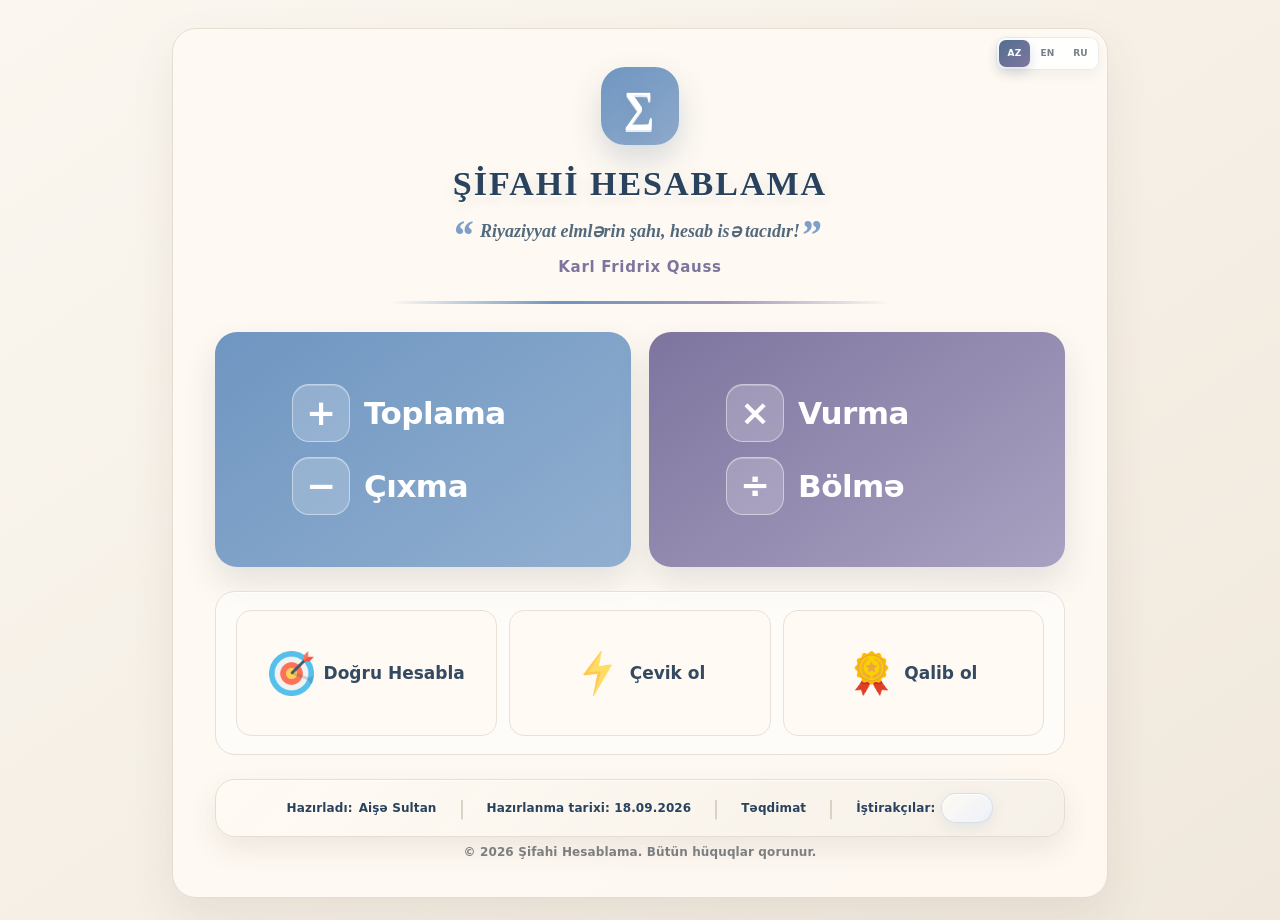
<file: index.html>
<!DOCTYPE html>
<html lang="az">
<head>
<meta charset="UTF-8">
<meta name="viewport" content="width=device-width, initial-scale=1.0, viewport-fit=cover">
<meta name="theme-color" content="#f5efe6">
<title data-i18n="siteTitle">ŞİFAHİ HESABLAMA</title>
<link rel="stylesheet" href="CSS/style.css">
<style>
/* Requested: remove decorative background circles/math symbols on the index page. */
.game-main-intro:before,
.game-main-intro:after,
.intro-page:before,
.intro-page:after{display:none !important;content:none !important;}
/* Requested: compact language selector in the upper-right corner. */
.game-main-intro .language-switch{
  position:absolute !important;
  top:8px !important;
  right:8px !important;
  left:auto !important;
  bottom:auto !important;
  display:flex !important;
  align-items:center;
  justify-content:center;
  width:max-content;
  gap:2px;
  padding:2px;
  border-radius:9px;
  background:rgba(255,255,255,.92);
  border:1px solid rgba(41,66,93,.10);
  box-shadow:0 5px 12px rgba(55,70,75,.06);
  transform:none !important;
  z-index:20 !important;
}
.game-main-intro .language-switch button{
  min-width:31px;
  width:31px;
  min-height:27px;
  height:27px;
  padding:0 4px;
  border-radius:7px;
  font-size:9px;
  line-height:1;
  letter-spacing:.25px;
}
</style>
</head>
<body>
<main class="app game-menu-page">
  <section class="screen active">
    <div class="intro game-main-intro">
      <div class="language-switch" aria-label="Language selector">
        <button type="button" data-lang="az" aria-label="Azərbaycan dili">AZ</button>
        <button type="button" data-lang="en" aria-label="English">EN</button>
        <button type="button" data-lang="ru" aria-label="Русский">RU</button>
      </div>
      <div class="game-intro-heading"><div class="intro-mark" aria-hidden="true">∑</div><span data-i18n="siteTitle">ŞİFAHİ HESABLAMA</span></div>
      <div class="game-intro-sub"><div class="quote-mark">“</div><span class="quote-text" data-i18n="quote">Riyaziyyat elmlərin şahı, hesab isə tacıdır!</span><div class="quote-mark">”</div><span class="quote-author" data-i18n="quoteAuthor">Karl Fridrix Qauss</span></div>
      <div class="section-line"></div>

      <div class="operation-grid">
        <button type="button" class="operation add" data-mode="addsub" data-i18n-aria-label="addsub" aria-label="Toplama və Çıxma">
          <div class="operation-lines">
            <div class="operation-line"><span class="icon">+</span><span class="operation-word" data-i18n="add">Toplama</span></div>
            <div class="operation-line"><span class="icon">−</span><span class="operation-word" data-i18n="sub">Çıxma</span></div>
          </div>
        </button>

        <button type="button" class="operation mul" data-mode="muldiv" data-i18n-aria-label="muldiv" aria-label="Vurma və Bölmə">
          <div class="operation-lines">
            <div class="operation-line"><span class="icon">×</span><span class="operation-word" data-i18n="mul">Vurma</span></div>
            <div class="operation-line"><span class="icon">÷</span><span class="operation-word" data-i18n="div">Bölmə</span></div>
          </div>
        </button>
      </div>

      <div class="practice-panel" aria-label="Məşqin quruluşu">
        <div class="practice-items">
          <div class="practice-item"><div class="practice-detail"><img class="practice-icon-image" src="images/target.png" alt=""><b data-i18n="correctMotto">Doğru Hesabla</b></div></div>
          <div class="practice-item"><div class="practice-detail"><img class="practice-icon-image" src="images/lightningt.png" alt=""><b data-i18n="fastMotto">Çevik ol</b></div></div>
          <div class="practice-item"><div class="practice-detail"><img class="practice-icon-image" src="images/badge.png" alt=""><b data-i18n="winMotto">Qalib ol</b></div></div>
        </div>
      </div>

      <div class="menu-author footer-info-bar"><div class="footer-info-item"><strong><span data-i18n="preparedBy">Hazırladı:</span></strong> <a href="https://aishasultan0802-jpg.github.io/aisha-sultan-site/" target="_blank" rel="noopener noreferrer"><strong>Aişə Sultan</strong></a></div><span class="footer-divider" aria-hidden="true">|</span><div class="footer-info-item"><strong><span data-i18n="preparedDate">Hazırlanma tarixi: 18.09.2026</span></strong></div><span class="footer-divider" aria-hidden="true">|</span><div class="footer-info-item"><a href="teqdimat.html"><strong data-i18n="presentation">Təqdimat</strong></a></div><span class="footer-divider" aria-hidden="true">|</span><div class="footer-info-item"><strong><span data-i18n="participants">İştirakçılar:</span></strong> <strong id="participantCount" class="participant-counter"></strong></div></div>
      <div class="copyright">© <span id="copyrightYear"></span> <span data-i18n="copyright">Şifahi Hesablama. Bütün hüquqlar qorunur.</span></div>
    </div>
  </section>
</main>
<script src="JS/lang.js?v=20260912b" defer></script>
<script src="JS/menu.js?v=20260912b" defer></script>
 <script src="JS/counter.js?v=2" defer></script>
<script>document.getElementById("copyrightYear").textContent = new Date().getFullYear();</script>
<script src="JS/protection.js" defer></script>
</body>
</html>
</file>
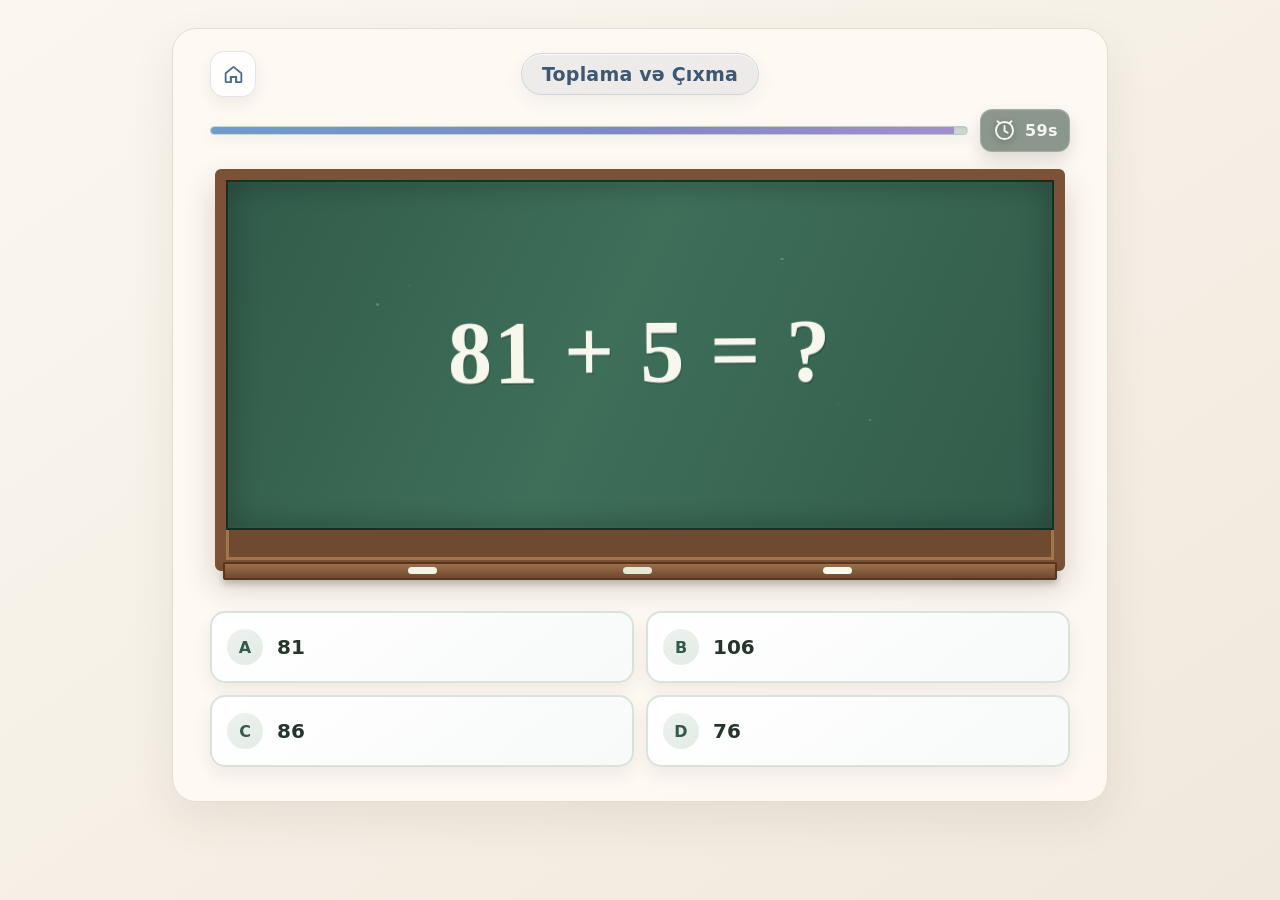
<file: gameplay.html>
<!DOCTYPE html>
<html lang="az">
<head>
<meta charset="UTF-8">
<meta name="viewport" content="width=device-width, initial-scale=1.0, viewport-fit=cover">
<meta name="theme-color" content="#f5efe6">
<title data-i18n="siteTitle">ŞİFAHİ HESABLAMA</title>
<link rel="stylesheet" href="CSS/style.css">
</head>
<body>
<main class="app gameplay-page">
  <section class="screen active">
    <div class="intro game-main-intro gameplay-intro">
    <div class="game-topbar">
      <button type="button" class="home-button" id="quit" data-i18n-aria-label="menuAria" aria-label="Əsas səhifə">
        <svg viewBox="0 0 24 24" aria-hidden="true"><path d="M3.8 10.7 12 4l8.2 6.7v8.5a.8.8 0 0 1-.8.8h-4.6v-5.6H9.2V20H4.6a.8.8 0 0 1-.8-.8z"/><path d="M9.2 20v-5.6h5.6V20"/></svg>
      </button>
      <strong class="mode-title" id="modeName">Toplama və Çıxma</strong>
      <div class="topbar-right" aria-hidden="true"></div>
    </div>

    <div class="progress-row">
      <div class="progress"><div id="progress"></div></div>
      <div class="board-time progress-time hidden" id="boardTime" aria-live="polite">
        <svg class="alarm-icon" viewBox="0 0 24 24" aria-hidden="true"><circle cx="12" cy="12" r="8.2"/><path d="M12 7.6v4.8l3 1.8"/><path d="M7 4.6 5.2 3.2M17 4.6l1.8-1.4"/></svg>
        <b><span id="time">60</span>s</b>
      </div>
      <div class="question-count" id="counter" aria-hidden="true">0</div>
    </div>

    <div class="chalkboard-wrap">
      <div class="board-frame">
        <div class="chalkboard">
          <div class="question" id="question"></div>
          <div id="feedback" class="feedback" aria-live="polite"></div>
          <div class="chalk-dust dust-1"></div>
          <div class="chalk-dust dust-2"></div>
          <div class="chalk-dust dust-3"></div>
        </div>
        <div class="chalk-tray"><span></span><span></span><span></span></div>
      </div>
    </div>

    <div class="options waiting" id="options" aria-label="Cavab variantları">
      <button type="button" class="option" data-index="0"><span>A</span><strong></strong></button>
      <button type="button" class="option" data-index="1"><span>B</span><strong></strong></button>
      <button type="button" class="option" data-index="2"><span>C</span><strong></strong></button>
      <button type="button" class="option" data-index="3"><span>D</span><strong></strong></button>
    </div>
    </div>
  </section>
</main>
<script src="JS/lang.js" defer></script>
<script src="JS/gameplay.js" defer></script>
<script src="JS/protection.js" defer></script>
</body>
</html>
</file>
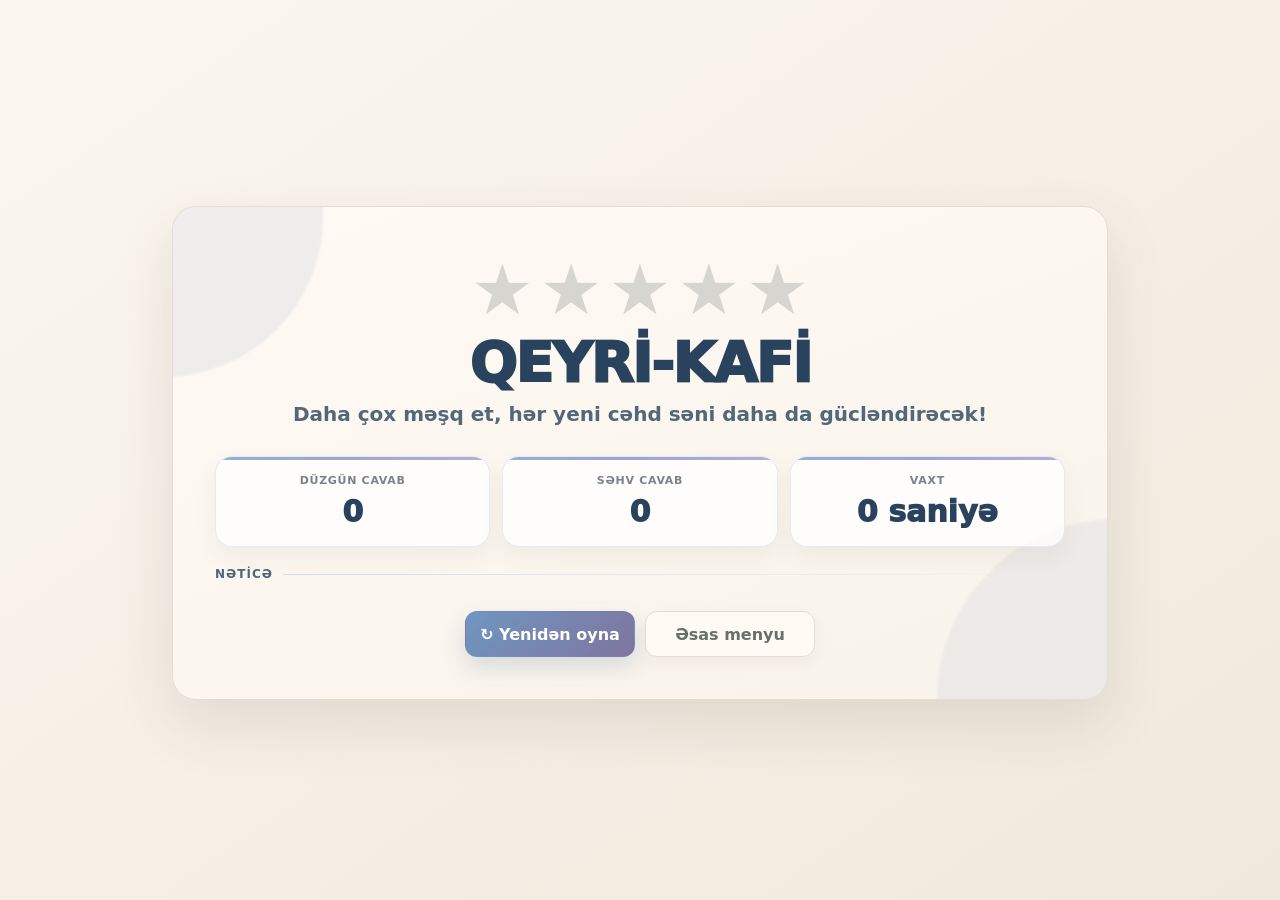
<file: result.html>
<!DOCTYPE html>
<html lang="az">
<head>
<meta charset="UTF-8">
<meta name="viewport" content="width=device-width, initial-scale=1.0, viewport-fit=cover">
<meta name="theme-color" content="#f5efe6">
<title data-i18n="result">Nəticə</title>
<link rel="stylesheet" href="CSS/style.css">
</head>
<body>
<main class="app result-page">
  <div class="intro game-main-intro result-intro">
    <div class="result-header">
      <div class="result-heading-wrap">
        <div class="result-stars" id="resultStars" aria-label="Nəticə ulduzları"></div>
        <h1 id="resultTitle">Nəticə</h1>
        <p id="resultMessage">Nəticən hazırdır.</p>
    <div id="certificateActionWrap" class="certificate-action-wrap" hidden>
      <button type="button" id="certificateBtn" class="certificate-btn">SERTİFİKAT ƏLDƏ EDİN</button>
    </div>

      </div>

    </div>

    <div class="score-panel">
      <div><span data-i18n="correctAnswers">Düzgün cavab</span><b id="correct">0</b></div>
      <div><span data-i18n="wrongAnswers">Səhv cavab</span><b id="wrong">0</b></div>
      <div><span data-i18n="time">Vaxt</span><b id="elapsedTime">0 saniyə</b></div>
    </div>

    <div class="report-heading"><span data-i18n="result">Nəticə</span><span class="report-line"></span></div>
    <div id="answerReport" class="answer-report"></div>

    <div id="certificateModal" class="certificate-modal" aria-hidden="true" hidden>
      <div class="certificate-form-card" role="dialog" aria-modal="true" aria-labelledby="certificateFormTitle">
        <button type="button" id="certificateClose" class="certificate-close" aria-label="Bağla">×</button>
        <h2 id="certificateFormTitle">Sertifikat üçün məlumatlar</h2>
        <p>Ad və soyadınızı yazın.</p>
        <input type="text" id="certificateName" autocomplete="name" placeholder="AD, SOYAD" maxlength="80">
        <button type="button" id="certificateCreate" class="certificate-create">SERTİFİKATI GÖSTƏR</button>
        <div id="certificateError" class="certificate-error" aria-live="polite"></div>
      </div>
    </div>

    <div id="certificateView" class="certificate-view" hidden>
      <div class="certificate-paper">
        <div class="certificate-border">
          <img class="certificate-medal" src="./images/medal.png" alt="Medal">
          <img class="certificate-math" src="./images/math.png" alt="Riyaziyyat">
          <div class="certificate-kicker">ŞİFAHİ HESABLAMA</div>
          <h2>SERTİFİKAT</h2>
          <div class="certificate-line"></div>
          <div id="certificateParticipant" class="certificate-participant"></div>
          <p id="certificateText" class="certificate-text"></p>
          <div class="certificate-stats">
            <div><span>Düzgün verilən cavablar</span><b id="certificateQuestions">0</b></div>
            <div><span>Ulduzlar</span><b id="certificateStars">★</b></div>
          </div>
          <div class="certificate-footer">
            <div class="certificate-motto">
              <div class="certificate-motto-quote">
                <img src="./images/sum.png" alt="Riyaziyyat">
                <span>“Riyaziyyat elmlərin şahı, hesab isə tacıdır!”</span>
              </div>
              <b>Karl Fridrix Qauss</b>
            </div>
          </div>
        </div>
      </div>
      <div class="certificate-view-actions">
        <button type="button" id="certificateBack" class="certificate-btn secondary">NƏTİCƏYƏ QAYIT</button>
        <button type="button" id="certificatePrint" class="certificate-btn">ÇAP ET</button>
      </div>
    </div>

    <div class="result-actions">
      <button type="button" class="back result-action primary" id="again" data-i18n="retry">↻ Yenidən oyna</button>
      <button type="button" class="back result-action" id="homeBtn" data-i18n="homeMenu">Əsas menyu</button>
    </div>
  </div>
</main>
<script src="JS/lang.js" defer></script>
<script src="JS/result.js" defer></script>
<script src="JS/protection.js" defer></script>
</body>
</html>
</file>
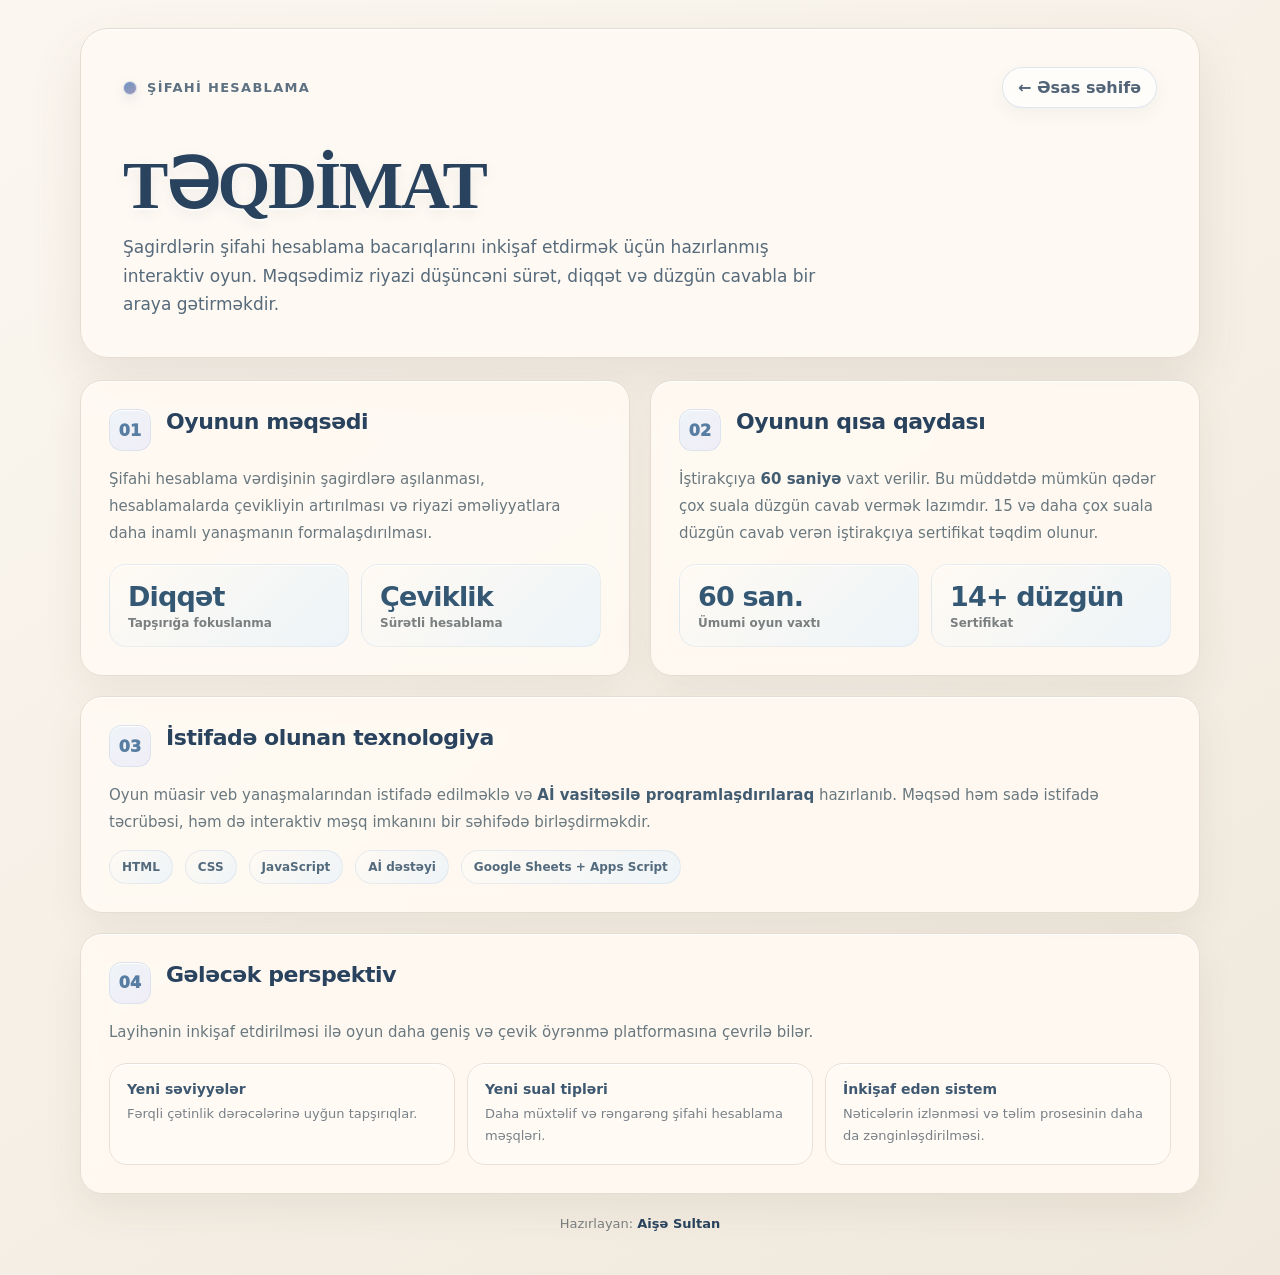
<file: teqdimat.html>
<!DOCTYPE html>
<html lang="az">
<head>
<meta charset="UTF-8">
<meta name="viewport" content="width=device-width, initial-scale=1.0, viewport-fit=cover">
<meta name="theme-color" content="#11182b">
<title>Şifahi Hesablama — Təqdimat</title>
<style>
:root{
  --ink:#29425d;--muted:#7b7f80;--line:#e4ddd2;--cream:#f5efe6;--white:#fffaf3;
  --blue:#6f96c1;--blue2:#91afd0;--lav:#9e97ba;--lav2:#7e759f;
}
*{box-sizing:border-box}
html{scroll-behavior:smooth}
body{margin:0;min-height:100vh;font-family:Inter,system-ui,-apple-system,"Segoe UI",Arial,sans-serif;color:var(--ink);background:linear-gradient(145deg,#fbf7f0,#f0e8dc);}
.page{width:min(1120px,calc(100% - 32px));margin:0 auto;padding:28px 0 44px;position:relative;z-index:1}
.hero{position:relative;overflow:hidden;border-radius:28px;padding:38px 42px;min-height:330px;color:var(--ink);background:rgba(255,250,243,.92);border:1px solid #e5ddd1;box-shadow:0 22px 52px rgba(88,72,52,.11),inset 0 1px 0 rgba(255,255,255,.95)}
.hero-top{display:flex;justify-content:space-between;align-items:center;gap:18px;position:relative;z-index:1}
.brand{display:inline-flex;align-items:center;gap:10px;font-weight:900;letter-spacing:.10em;font-size:13px;text-transform:uppercase;color:#5d7182}
.brand-badge{width:14px;height:14px;border-radius:50%;display:block;background:linear-gradient(145deg,var(--blue),var(--lav));border:1px solid rgba(255,255,255,.65);box-shadow:0 5px 12px rgba(78,108,142,.13)}
.back{display:inline-flex;align-items:center;gap:8px;padding:10px 15px;color:#526477;text-decoration:none;border:1px solid rgba(111,150,193,.22);background:rgba(255,255,255,.62);border-radius:999px;font-weight:800;box-shadow:0 6px 16px rgba(82,111,145,.07);backdrop-filter:blur(7px)}
.back:hover{background:#fffaf3;transform:translateY(-1px)}
.hero-content{position:relative;z-index:1;max-width:800px;margin-top:44px}
.eyebrow{display:inline-flex;align-items:center;gap:8px;font-size:12px;font-weight:900;letter-spacing:.18em;text-transform:uppercase;color:#7895b5}
.eyebrow-dot{width:8px;height:8px;border-radius:50%;background:var(--lav);box-shadow:0 0 0 6px rgba(158,151,186,.13)}
h1{font-family:Georgia,"Times New Roman",serif;font-size:clamp(36px,6vw,68px);line-height:.98;letter-spacing:-.035em;margin:16px 0 14px;color:var(--ink);text-shadow:0 2px 0 rgba(255,255,255,.75),0 5px 14px rgba(41,66,93,.08)}
.hero p{margin:0;max-width:710px;font-size:17px;line-height:1.7;color:#566a7b}
.section-line{width:min(500px,70%);height:3px;margin:22px auto 28px;border-radius:99px;background:linear-gradient(90deg,transparent,var(--blue),var(--lav),transparent)}
.grid{display:grid;grid-template-columns:repeat(2,minmax(0,1fr));gap:20px;margin-top:22px}
.card{position:relative;overflow:hidden;border:1px solid #e5ddd1;border-radius:22px;background:rgba(255,250,243,.88);backdrop-filter:blur(10px);box-shadow:0 16px 38px rgba(88,72,52,.08),inset 0 1px 0 rgba(255,255,255,.90);padding:28px}
.card.full{grid-column:1/-1}
.card-head{display:flex;align-items:flex-start;gap:15px;margin-bottom:15px}
.num{flex:0 0 42px;height:42px;border-radius:13px;display:grid;place-items:center;font-weight:950;background:linear-gradient(135deg,#eef4f8,#f0edf6);color:#587da2;border:1px solid rgba(111,150,193,.16);box-shadow:inset 0 1px 0 #fff}
.card h2{margin:0;font-size:22px;letter-spacing:-.02em;color:var(--ink)}
.card p,.card li{color:#69787f;font-size:15px;line-height:1.78}
.card p{margin:0}.card strong{color:#425c71}
.card ul{margin:4px 0 0;padding-left:21px}
.highlight{margin-top:18px;display:grid;grid-template-columns:repeat(2,minmax(0,1fr));gap:12px}
.stat{padding:16px 18px;border-radius:17px;background:linear-gradient(135deg,#fffaf3,#edf4f8);border:1px solid rgba(111,150,193,.12);box-shadow:inset 0 1px 0 #fff}
.stat strong{display:block;font-size:27px;letter-spacing:-.03em;color:#345773}.stat span{display:block;margin-top:4px;color:#7b7f80;font-size:12px;font-weight:750}
.tech{display:flex;gap:12px;flex-wrap:wrap;margin-top:14px}.tech span{padding:9px 12px;border-radius:999px;font-size:12px;font-weight:850;color:#536a7d;background:linear-gradient(135deg,#fffaf3,#eef4f8);border:1px solid rgba(111,150,193,.14)}
.future{display:grid;grid-template-columns:repeat(3,minmax(0,1fr));gap:12px;margin-top:18px}.future-item{padding:17px;border-radius:18px;background:#fffaf4;border:1px solid #e8e0d5;box-shadow:inset 0 1px 0 #fff}.future-item strong{display:block;font-size:14px;margin-bottom:6px;color:#3d5870}.future-item span{font-size:13px;line-height:1.6;color:#788188}
.quote{margin-top:20px;padding:20px 22px;border-radius:20px;background:linear-gradient(135deg,var(--blue),var(--lav2));color:#fff;box-shadow:0 14px 28px rgba(82,111,145,.16)}
.quote strong{display:block;font-size:15px;margin-bottom:5px;color:#fff}.quote span{color:rgba(255,255,255,.82);font-size:13px;line-height:1.6}
.footer{margin-top:22px;text-align:center;color:#7b7f80;font-size:13px}.footer a{color:var(--ink);font-weight:850;text-decoration:none}.footer a:hover{text-decoration:underline}
@media(max-width:820px){.grid{grid-template-columns:1fr}.card.full{grid-column:auto}.future{grid-template-columns:1fr}.hero{padding:30px 24px;min-height:auto}.hero-content{margin-top:38px}}
@media(max-width:540px){.page{width:min(100% - 20px,1120px);padding-top:12px}.hero{border-radius:22px}.hero-top{align-items:flex-start}.back{font-size:12px;padding:9px 12px}.hero p{font-size:15px}.card{padding:22px;border-radius:19px}.highlight{grid-template-columns:1fr}h1{font-size:43px}}
</style>
</head>
<body>
<div class="page">
  <section class="hero">
    <div class="hero-top">
      <div class="brand"><span class="brand-badge" aria-hidden="true"></span><span>Şifahi hesablama</span></div>
      <a class="back" href="index.html">← Əsas səhifə</a>
    </div>
    <div class="hero-content">
     
      <h1>TƏQDİMAT</h1>
      <p>Şagirdlərin şifahi hesablama bacarıqlarını inkişaf etdirmək üçün hazırlanmış interaktiv oyun. Məqsədimiz riyazi düşüncəni sürət, diqqət və düzgün cavabla bir araya gətirməkdir.</p>
    </div>
  </section>

  <section class="grid">
    <article class="card">
      <div class="card-head"><div class="num">01</div><div><h2>Oyunun məqsədi</h2></div></div>
      <p>Şifahi hesablama vərdişinin şagirdlərə aşılanması, hesablamalarda çevikliyin artırılması və riyazi əməliyyatlara daha inamlı yanaşmanın formalaşdırılması.</p>
      <div class="highlight">
        <div class="stat"><strong>Diqqət</strong><span>Tapşırığa fokuslanma</span></div>
        <div class="stat"><strong>Çeviklik</strong><span>Sürətli hesablama</span></div>
      </div>
    </article>

    <article class="card">
      <div class="card-head"><div class="num">02</div><div><h2>Oyunun qısa qaydası</h2></div></div>
      <p>İştirakçıya <strong>60 saniyə</strong> vaxt verilir. Bu müddətdə mümkün qədər çox suala düzgün cavab vermək lazımdır. 15 və daha çox suala düzgün cavab verən iştirakçıya sertifikat təqdim olunur.</p>
      <div class="highlight">
        <div class="stat"><strong>60 san.</strong><span>Ümumi oyun vaxtı</span></div>
        <div class="stat"><strong>14+ düzgün</strong><span>Sertifikat</span></div>
      </div>
    </article>

    <article class="card full">
      <div class="card-head"><div class="num">03</div><div><h2>İstifadə olunan texnologiya</h2></div></div>
      <p>Oyun müasir veb yanaşmalarından istifadə edilməklə və <strong>Aİ vasitəsilə proqramlaşdırılaraq</strong> hazırlanıb. Məqsəd həm sadə istifadə təcrübəsi, həm də interaktiv məşq imkanını bir səhifədə birləşdirməkdir.</p>
      <div class="tech"><span>HTML</span><span>CSS</span><span>JavaScript</span><span>Aİ dəstəyi</span><span>Google Sheets + Apps Script</span></div>
    </article>

    <article class="card full">
      <div class="card-head"><div class="num">04</div><div><h2>Gələcək perspektiv</h2></div></div>
      <p>Layihənin inkişaf etdirilməsi ilə oyun daha geniş və çevik öyrənmə platformasına çevrilə bilər.</p>
      <div class="future">
        <div class="future-item"><strong>Yeni səviyyələr</strong><span>Fərqli çətinlik dərəcələrinə uyğun tapşırıqlar.</span></div>
        <div class="future-item"><strong>Yeni sual tipləri</strong><span>Daha müxtəlif və rəngarəng şifahi hesablama məşqləri.</span></div>
        <div class="future-item"><strong>İnkişaf edən sistem</strong><span>Nəticələrin izlənməsi və təlim prosesinin daha da zənginləşdirilməsi.</span></div>
      </div>
    </article>
  </section>

  <div class="footer">Hazırlayan: <a href="https://aishasultan0802-jpg.github.io/aisha-sultan-site/" target="_blank" rel="noopener noreferrer">Aişə Sultan</a></div>
</div>
<script src="JS/protection.js" defer></script>
</body>
</html>
</file>
<file: CSS/style.css>
*{box-sizing:border-box}
:root{--ink:#29425d;--muted:#7b7f80;--line:#e4ddd2;--cream:#f5efe6;--white:#fffaf3;--blue:#6f96c1;--lav:#9e97ba;--board:#315b4a;--board2:#3e6f59;--green:#2e7b55;--red:#c84b50}
html,body{min-height:100%;margin:0}
body{font-family:Inter,system-ui,-apple-system,"Segoe UI",Arial,sans-serif;color:var(--ink);background:linear-gradient(145deg,#fbf7f0,#f0e8dc)}
button{font:inherit}
.app{width:min(100%,980px);min-height:100dvh;margin:auto;padding:28px 22px 22px;display:flex;flex-direction:column}
.screen{width:100%}
.intro{background:rgba(255,250,243,.92);border:1px solid #e5ddd1;border-radius:24px;box-shadow:0 18px 45px rgba(88,72,52,.09)}
/* INTRO */
.intro-page{min-height:100dvh;display:flex;align-items:center;justify-content:center;padding:22px;position:relative;overflow:hidden}
.intro-page:before,.intro-page:after{content:"";position:absolute;border-radius:50%;pointer-events:none}
.intro-page:before{width:360px;height:360px;left:-180px;top:-150px;background:rgba(111,150,193,.12)}
.intro-page:after{width:390px;height:390px;right:-200px;bottom:-190px;background:rgba(158,151,186,.13)}
.intro-shell{width:min(100%,880px);position:relative;z-index:1;text-align:center;padding:58px clamp(22px,6vw,70px);border:1px solid rgba(255,255,255,.9);border-radius:32px;background:rgba(255,250,243,.78);backdrop-filter:blur(12px);box-shadow:0 25px 70px rgba(76,65,51,.12),inset 0 1px 0 #fff}
.intro-mark{width:78px;height:78px;margin:0 auto 20px;border-radius:24px;display:grid;place-items:center;font-size:43px;font-weight:900;color:#fff;background:linear-gradient(145deg,var(--blue),#8ea9ca);box-shadow:0 14px 30px rgba(78,108,142,.22)}
.intro-kicker{margin:0 0 8px;color:#7895b5;font-size:11px;font-weight:900;letter-spacing:3px;text-transform:uppercase}
h1{margin:0;color:var(--ink);font-size:clamp(38px,8vw,72px);line-height:1;letter-spacing:-2.5px;font-weight:950}
.intro-line{width:min(180px,45%);height:4px;border-radius:99px;margin:22px auto 24px;background:linear-gradient(90deg,var(--blue),var(--lav))}
.intro-quote{margin:0 auto;max-width:680px;font-size:clamp(17px,2.5vw,23px);line-height:1.55;font-weight:750;color:#516577;position:relative}
.quote{font:56px Georgia;color:#7e9fc9;line-height:.45;margin:0 auto 13px}
.author{margin-top:10px;font-size:clamp(12px,1.8vw,15px);font-weight:800;color:#8b8d8d}
.start-btn{margin-top:34px;border:0;border-radius:16px;padding:15px 54px;min-width:190px;color:#fff;background:linear-gradient(135deg,var(--blue),#7e759f);font-size:17px;font-weight:950;letter-spacing:1px;cursor:pointer;box-shadow:0 14px 28px rgba(92,105,128,.22);transition:.2s}
.start-btn:hover{transform:translateY(-4px);box-shadow:0 19px 34px rgba(92,105,128,.28)}
.author-credit,.menu-author{margin-top:22px;color:#8b8d8d;font-size:12px;font-weight:700}.author-credit a,.menu-author a{color:var(--ink);text-decoration:none}.author-credit a:hover,.menu-author a:hover{text-decoration:underline}
/* GAME MENU */
.game-menu-page{justify-content:center}
.game-main-intro{padding:38px clamp(18px,4vw,42px);text-align:center}
.game-intro-heading{color:var(--ink);font-family:Georgia,"Times New Roman",serif;font-size:clamp(24px,4vw,34px);font-weight:900;letter-spacing:2px;text-transform:uppercase;text-shadow:0 2px 0 rgba(255,255,255,.8),0 5px 14px rgba(41,66,93,.10)}
.game-intro-sub{margin:14px auto 0;max-width:720px;color:var(--muted);font-family:Georgia,"Times New Roman",serif;font-size:clamp(15px,2vw,18px);font-style:italic;font-weight:600;line-height:1.65;position:relative}.quote-mark{display:inline-block;color:#7e9fc9;font-family:Georgia,"Times New Roman",serif;font-size:42px;font-weight:900;line-height:.5;vertical-align:-12px;margin-right:7px}.quote-text{color:#536a7d}.quote-author{display:block;margin-top:8px;color:#7e759f;font-family:Inter,system-ui,-apple-system,"Segoe UI",Arial,sans-serif;font-size:clamp(12px,1.8vw,15px);font-style:normal;font-weight:850;letter-spacing:.7px}
.section-line{width:min(500px,70%);height:3px;margin:22px auto 28px;border-radius:99px;background:linear-gradient(90deg,transparent,var(--blue),var(--lav),transparent)}
.operation-grid{display:grid;grid-template-columns:1fr 1fr;gap:18px}
.operation{min-height:235px;border:0;border-radius:22px;padding:26px;color:#fff;cursor:pointer;box-shadow:0 15px 32px rgba(55,70,75,.13);transition:transform .2s,box-shadow .2s;display:flex;align-items:center;justify-content:center}
.operation.add{background:linear-gradient(145deg,#6f96c1,#91afd0)}.operation.mul{background:linear-gradient(145deg,#7e759f,#a9a1c1)}
.operation:hover{transform:translateY(-6px);box-shadow:0 23px 42px rgba(55,70,75,.19)}.operation:active{transform:scale(.985)}
.operation-lines{width:100%;display:grid;gap:15px}.operation-line{display:flex;align-items:center;justify-content:center;gap:14px}.operation .icon{width:58px;height:58px;flex:0 0 58px;border-radius:17px;display:grid;place-items:center;background:rgba(255,255,255,.2);border:1px solid rgba(255,255,255,.45);font-size:36px;font-weight:900;line-height:1;box-shadow:inset 0 1px 0 rgba(255,255,255,.25)}
.operation-word{width:190px;min-width:190px;text-align:left;color:#fff;font-size:clamp(23px,3vw,31px);font-weight:900;letter-spacing:-.5px;white-space:nowrap}
.practice-panel{margin:24px auto 0;padding:18px 20px;border:1px solid #e8e0d5;border-radius:20px;background:rgba(255,255,255,.58);box-shadow:inset 0 1px 0 #fff}
.practice-items{display:grid;grid-template-columns:repeat(3,1fr);gap:12px;align-items:center;justify-content:center}.practice-item{display:flex;flex-direction:column;align-items:stretch;justify-content:center;gap:8px;min-height:126px;padding:10px;border-radius:15px;background:#fffaf4;border:1px solid #e9e1d6}.practice-detail{display:flex;align-items:center;justify-content:center;gap:10px;min-height:48px}.practice-icon{width:45px;height:45px;border-radius:13px;display:grid;place-items:center;color:#fff;background:linear-gradient(145deg,var(--blue),#8fa8c2);font-size:13px;font-weight:950;flex:none}.practice-icon-image{width:45px;height:45px;object-fit:contain;flex:none}.practice-icon-alt{background:linear-gradient(145deg,#6d9c87,#82b19b)!important}.practice-item:nth-child(2) .practice-icon{background:linear-gradient(145deg,var(--lav),#aaa1c3)}.practice-item:nth-child(2) .practice-icon-alt{background:linear-gradient(145deg,#7f759f,#9f96bb)!important}.practice-item:nth-child(3) .practice-icon{background:linear-gradient(145deg,#7896ae,#91a9bd)}.practice-item:nth-child(3) .practice-icon-alt{background:linear-gradient(145deg,#c0914c,#d8aa63)!important}.practice-item b{font-size:clamp(13px,1.7vw,17px);color:#334a60;text-align:left}.menu-author{margin-top:20px}
/* GAMEPLAY */
.gameplay-page{justify-content:flex-start}.game-topbar{width:min(100%,860px);margin:0 auto 12px;display:grid;grid-template-columns:1fr auto 1fr;align-items:center;gap:12px}.game-topbar .back{justify-self:start}.game-topbar strong{justify-self:center;font-size:clamp(15px,2.5vw,20px);color:var(--ink)}.question-count{justify-self:end;color:#7b7f80;font-size:12px;font-weight:800}
.back{border:1px solid var(--line);background:#fffaf3;color:#66716a;border-radius:12px;padding:10px 14px;font-weight:800;cursor:pointer;box-shadow:0 6px 16px rgba(35,48,35,.05);transition:.18s}.back:hover{transform:translateY(-2px);border-color:#c9d2ca}
.progress{width:min(100%,860px);height:7px;margin:0 auto 17px;background:#315b4a;border-radius:99px;overflow:hidden}.progress div{height:100%;width:0;background:linear-gradient(90deg,#6f96c1,#aaa1c3);transition:width .3s}
.chalkboard-wrap{width:min(100%,860px);margin:auto;padding:0 5px}.board-frame{position:relative;background:#704a30;border:11px solid #7b5235;border-radius:6px;box-shadow:0 15px 32px rgba(45,35,25,.2),inset 0 0 0 3px #a4744c;padding-bottom:30px}.chalkboard{position:relative;min-height:350px;display:flex;align-items:center;justify-content:center;overflow:hidden;background:radial-gradient(circle at 22% 30%,rgba(255,255,255,.045) 0 1px,transparent 2px),radial-gradient(circle at 74% 64%,rgba(255,255,255,.035) 0 1px,transparent 2px),linear-gradient(115deg,var(--board),var(--board2) 46%,var(--board));border:2px solid rgba(7,34,21,.75);box-shadow:inset 0 0 30px rgba(0,0,0,.3),inset 0 0 5px rgba(255,255,255,.08)}
.board-time.hidden{display:none}.board-time{position:absolute;right:20px;top:17px;color:#fff;font-size:14px;font-weight:850;display:flex;align-items:center;gap:7px;background:rgba(0,0,0,.16);border:1px solid rgba(255,255,255,.15);border-radius:10px;padding:7px 10px;z-index:3}.board-time b{font-size:16px}.alarm-icon{font-size:25px;line-height:1;filter:drop-shadow(0 1px 2px rgba(0,0,0,.35))}.question{position:relative;z-index:2;color:#f7f7ed;font-family:"Comic Sans MS","Segoe Print","Bradley Hand",cursive;font-size:clamp(54px,7vw,88px);font-weight:700;letter-spacing:2px;text-shadow:0 1px 0 rgba(255,255,255,.4),1px 2px 1px rgba(0,0,0,.25);transform:rotate(-.4deg);padding:12px 25px;text-align:center}.chalk-dust{position:absolute;border-radius:50%;background:rgba(255,255,240,.22);filter:blur(.5px)}.dust-1{width:3px;height:3px;left:18%;top:35%}.dust-2{width:2px;height:2px;right:22%;bottom:31%}.dust-3{width:4px;height:2px;left:67%;top:22%}.chalk-tray{position:absolute;left:-3px;right:-3px;bottom:-20px;height:18px;border-radius:2px;background:linear-gradient(#9b704b,#6f482f);border:2px solid #56361f;box-shadow:0 4px 7px rgba(0,0,0,.2)}.chalk-tray span{position:absolute;width:29px;height:7px;border-radius:4px;background:#f5f3e5;top:3px}.chalk-tray span:nth-child(1){left:22%}.chalk-tray span:nth-child(2){left:48%;background:#e9e7d6}.chalk-tray span:nth-child(3){left:72%;background:#faf9ed}
@keyframes chalkWrite{0%{opacity:0;clip-path:inset(0 100% 0 0);filter:blur(1.8px)}15%{opacity:.35}55%{opacity:.9;filter:blur(.4px)}100%{opacity:1;clip-path:inset(0 0 0 0);filter:none}}.chalk-writing{animation:chalkWrite .85s steps(16,end) both}
.options{width:min(100%,860px);margin:40px auto 0;display:grid;grid-template-columns:1fr 1fr;gap:12px}.option{min-height:68px;display:flex;align-items:center;gap:14px;text-align:left;border:2px solid #e0e5e0;border-radius:15px;background:#fff;color:#26352c;padding:10px 15px;cursor:pointer;box-shadow:0 6px 15px rgba(35,48,35,.05);transition:.15s}.option:hover:not(:disabled){transform:translateY(-2px);border-color:#86a58f}.option>span{width:36px;height:36px;display:grid;place-items:center;border-radius:50%;background:#eef3ee;color:#315b4a;font-weight:900;flex:none}.option strong{font-size:20px}.option.correct{background:#e7f7ed;border-color:#2d9b62;color:#17633d}.option.correct>span{background:#2d9b62;color:#fff}.option.wrong{background:#fff0f0;border-color:#d94f52;color:#9c3034}.option.wrong>span{background:#d94f52;color:#fff}.option.reveal{border-color:#2d9b62;box-shadow:0 0 0 3px rgba(45,155,98,.08)}.option:disabled{cursor:default}.options.waiting{visibility:hidden;pointer-events:none}.feedback{min-height:28px;text-align:center;margin:13px auto 0;font-size:13px;font-weight:850}.feedback.good{color:#8ff0bd;text-shadow:0 1px 2px rgba(0,0,0,.45)}.feedback.bad{color:#ff9fa2;text-shadow:0 1px 2px rgba(0,0,0,.45)}
/* RESULT */
.result-page{justify-content:center}.result-board{width:min(100%,860px);margin:auto;text-align:center;padding:34px;color:#fff;background:linear-gradient(145deg,#315b4a,#3e6f59);border-radius:24px;border:1px solid rgba(255,255,255,.18);box-shadow:0 20px 50px rgba(49,91,74,.18)}.result-board h1{color:#fff;font-size:clamp(32px,6vw,48px);letter-spacing:-1px}.result-board p{color:rgba(255,255,255,.86);margin:8px 0 24px}.result-stars{min-height:62px;display:flex;align-items:center;justify-content:center;gap:5px;font-size:clamp(32px,6vw,52px);letter-spacing:2px}.result-stars .dim{opacity:.25}.result-summary{display:grid;grid-template-columns:repeat(3,1fr);gap:12px;margin:20px 0}.result-summary div{border:1px solid rgba(255,255,255,.18);background:rgba(255,255,255,.08);border-radius:15px;padding:15px}.result-summary span{display:block;font-size:12px;color:#fff;margin-bottom:7px}.result-summary b{font-size:24px;color:#fff}.answer-report{margin-top:16px;display:grid;gap:8px;max-height:310px;overflow:auto;text-align:left}.answer-item{display:flex;justify-content:space-between;align-items:center;gap:12px;padding:11px 13px;border-radius:12px;background:rgba(255,255,255,.09);color:#fff;font-size:13px}.answer-item.correct-answer{border-left:4px solid #fff}.answer-item.wrong-answer{border-left:4px solid rgba(255,190,190,.95)}.answer-status{font-weight:800;white-space:nowrap}.result-actions{display:flex;justify-content:center;gap:10px;margin-top:18px;flex-wrap:wrap}.result-actions .back{min-width:170px}
@media(max-width:680px){.app{padding:18px 14px}.intro-shell{padding:42px 20px 34px;border-radius:26px}.intro-mark{width:66px;height:66px;font-size:36px}.operation-grid{grid-template-columns:1fr}.operation{min-height:185px}.practice-items{grid-template-columns:1fr}.practice-item{justify-content:flex-start}.game-topbar{grid-template-columns:1fr auto}.game-topbar strong{grid-column:1/-1;grid-row:1;justify-self:center}.game-topbar .back{grid-column:1;grid-row:1}.question-count{grid-column:2;grid-row:1}.chalkboard-wrap{padding:0}.board-frame{border-width:7px;padding-bottom:25px}.chalkboard{min-height:285px}.board-time{top:11px;right:12px;font-size:12px;padding:6px 8px}.board-time b{font-size:14px}.question{font-size:clamp(42px,13vw,70px);padding:10px 12px}.options{grid-template-columns:1fr;margin-top:34px}.result-summary{grid-template-columns:1fr}.result-actions{flex-direction:column;align-items:center}.result-actions .back{width:min(100%,350px)}.answer-item{align-items:flex-start;flex-direction:column}}
@media(max-width:390px){.chalkboard{min-height:255px}.question{font-size:clamp(37px,14vw,60px)}}


/* REQUESTED GAMEPLAY / RESULT BACKGROUND */
.gameplay-intro{width:100%;padding:22px clamp(14px,3vw,32px) 34px;text-align:center}
.gameplay-intro .game-topbar,.gameplay-intro .progress,.gameplay-intro .chalkboard-wrap,.gameplay-intro .options{max-width:860px}
.chalkboard{flex-direction:column}
.chalkboard .question{margin-top:28px}
.chalkboard .feedback{min-height:34px;margin:8px auto 0;font-size:clamp(17px,2.4vw,23px);font-weight:950;line-height:1.2}
.chalkboard .feedback.good,.chalkboard .feedback.bad{position:relative;z-index:3}
.gameplay-intro .feedback{margin-top:2px}
.result-intro{width:100%;padding:34px clamp(18px,4vw,42px);text-align:center}
.result-intro .result-board{width:100%;margin:0;padding:0;background:transparent;border:0;box-shadow:none}
.result-intro .result-board h1{color:var(--ink)}
.result-intro .result-board p{color:var(--muted)}
.result-intro .result-summary span{color:var(--muted)}
.result-intro .result-summary b{color:var(--ink)}
.result-intro .answer-item{color:var(--ink);background:rgba(255,255,255,.72);border:1px solid #e7dfd4}
.result-intro .answer-item.correct-answer{border-left:4px solid #2d9b62}
.result-intro .answer-item.wrong-answer{border-left:4px solid #d94f52}
.result-intro .answer-status{color:var(--ink)}
.result-intro .result-actions{margin-top:18px}
@media(max-width:680px){
  .gameplay-intro{padding:18px 8px 28px}
  .result-intro{padding:28px 14px 30px}
}

/* PROFESSIONAL RESPONSIVE / MULTILINGUAL UI */
.language-switch{position:absolute;pointer-events:auto;top:16px;right:16px;display:flex;align-items:center;gap:4px;padding:4px;border:1px solid rgba(41,66,93,.11);background:rgba(255,255,255,.75);border-radius:12px;box-shadow:0 8px 18px rgba(55,70,75,.07);z-index:8}
.language-switch button{position:relative;z-index:9;pointer-events:auto;touch-action:manipulation;min-width:40px;min-height:34px;border:0;border-radius:9px;background:transparent;color:#75808b;font-size:10px;font-weight:900;letter-spacing:.7px;cursor:pointer;transition:all .18s ease;-webkit-tap-highlight-color:transparent}
.language-switch button.active{color:#fff;background:linear-gradient(135deg,#526f91,#7e759f);box-shadow:0 5px 12px rgba(82,111,145,.22)}
.language-switch button:focus-visible{outline:2px solid #6f96c1;outline-offset:1px}
.language-switch.compact{position:static;z-index:auto}
.game-main-intro{position:relative}

.game-main-intro>*{position:relative;z-index:1}

.game-topbar{grid-template-columns:auto 1fr auto;gap:16px}
.home-button{width:46px;height:46px;display:grid;place-items:center;border:1px solid rgba(41,66,93,.13);border-radius:14px;background:rgba(255,255,255,.82);color:#4f6c88;cursor:pointer;box-shadow:0 7px 16px rgba(35,48,35,.07);transition:all .18s ease;-webkit-tap-highlight-color:transparent}
.home-button svg{width:23px;height:23px;fill:none;stroke:currentColor;stroke-width:1.9;stroke-linecap:round;stroke-linejoin:round}
.home-button:hover{transform:translateY(-2px);background:#fff}
.home-button:active{transform:scale(.96)}
.home-button:focus-visible{outline:2px solid #6f96c1;outline-offset:2px}
.mode-title{justify-self:center;display:inline-flex;align-items:center;justify-content:center;min-height:42px;padding:8px 20px;border:1px solid rgba(82,111,145,.18);border-radius:999px;background:linear-gradient(135deg,rgba(111,150,193,.12),rgba(158,151,186,.16));box-shadow:inset 0 1px 0 rgba(255,255,255,.9),0 7px 18px rgba(82,111,145,.08);color:#3c5873!important;font-size:clamp(14px,2.1vw,19px)!important;letter-spacing:.2px}
.topbar-right{justify-self:end;display:flex;align-items:center;gap:9px}
.question-count{padding:8px 10px;border-radius:10px;background:rgba(255,255,255,.6)}

.progress{height:9px;background:linear-gradient(90deg,#dfe6df,#ced9d1);border:1px solid rgba(49,91,74,.10);box-shadow:inset 0 1px 2px rgba(0,0,0,.08),0 5px 12px rgba(49,91,74,.07)}
.progress div{background:linear-gradient(90deg,#6d9dca 0%,#7f88c5 55%,#a18fcb 100%);box-shadow:0 0 14px rgba(111,150,193,.3)}

.board-time{top:15px;right:16px;min-width:90px;justify-content:center;gap:8px;padding:8px 11px;border-radius:12px;border:1px solid rgba(255,255,255,.2);background:rgba(16,45,33,.48);box-shadow:0 8px 17px rgba(0,0,0,.13),inset 0 1px 0 rgba(255,255,255,.08);transition:background .2s,border-color .2s,transform .2s,color .2s}
.board-time .alarm-icon{width:24px;height:24px;fill:none;stroke:currentColor;stroke-width:1.7;stroke-linecap:round;stroke-linejoin:round;filter:drop-shadow(0 2px 3px rgba(0,0,0,.35));color:#f5f8eb}
.board-time b{font-variant-numeric:tabular-nums;letter-spacing:.4px}
.board-time.critical{color:#fff3f3;background:rgba(135,30,35,.56);border-color:rgba(255,105,110,.7);animation:alarmCritical .58s cubic-bezier(.36,.07,.19,.97) infinite}
.board-time.critical .alarm-icon{color:#ff5d62;filter:drop-shadow(0 0 8px rgba(255,74,84,.56))}
@keyframes alarmCritical{0%,100%{transform:translateX(0) rotate(0)}20%{transform:translateX(-2px) rotate(-3deg)}40%{transform:translateX(2px) rotate(3deg)}60%{transform:translateX(-2px) rotate(-2deg)}80%{transform:translateX(2px) rotate(2deg)}}

.options.waiting{visibility:hidden;opacity:0;transform:translateY(10px)}
.options:not(.waiting){visibility:visible;opacity:1;transform:translateY(0);transition:opacity .18s ease,transform .18s ease}
.option{min-height:72px;border-color:#d9e3dc;background:linear-gradient(145deg,#ffffff,#f7faf8);box-shadow:0 8px 18px rgba(35,48,35,.07)}
.option>span{background:linear-gradient(145deg,#edf3ee,#e2ebe5);color:#315b4a}

/* RESULT PAGE */
.result-intro{position:relative;overflow:hidden;padding:clamp(24px,4vw,42px);background:linear-gradient(160deg,rgba(255,250,243,.97),rgba(248,243,235,.94));box-shadow:0 24px 60px rgba(76,65,51,.12)}
.result-intro:before,.result-intro:after{content:"";position:absolute;border-radius:50%;pointer-events:none;filter:blur(1px)}
.result-intro:before{width:320px;height:320px;left:-170px;top:-150px;background:rgba(111,150,193,.11)}
.result-intro:after{width:360px;height:360px;right:-190px;bottom:-180px;background:rgba(158,151,186,.11)}
.result-header,.score-panel,.report-heading,.answer-report,.result-actions{position:relative;z-index:1}
.result-header{display:flex;align-items:flex-start;justify-content:space-between;gap:20px}
.result-heading-wrap{text-align:left;flex:1}
.result-kicker{display:inline-flex;padding:6px 9px;border-radius:999px;background:rgba(111,150,193,.12);color:#71859b;font-size:10px;font-weight:900;letter-spacing:1.5px}
.result-intro .result-stars{justify-content:flex-start;min-height:auto;margin:12px 0 2px;font-size:clamp(42px,7vw,66px);gap:6px;line-height:1;letter-spacing:0}
.result-stars .star{display:inline-block;color:#e5b54f;text-shadow:0 4px 13px rgba(208,164,63,.25);animation:starPop .55s cubic-bezier(.16,1,.3,1) both;transform-origin:center}
.result-stars .star:nth-child(2){animation-delay:.06s}.result-stars .star:nth-child(3){animation-delay:.12s}.result-stars .star:nth-child(4){animation-delay:.18s}.result-stars .star:nth-child(5){animation-delay:.24s}
.result-stars .star.dim{color:#d7d5d0;opacity:.45;text-shadow:none}
@keyframes starPop{0%{opacity:0;transform:scale(.3) rotate(-15deg)}65%{opacity:1;transform:scale(1.16) rotate(4deg)}100%{opacity:1;transform:scale(1) rotate(0)}}
.result-intro .result-board h1,.result-intro #resultTitle{color:var(--ink);font-size:clamp(34px,6vw,52px);letter-spacing:-1.6px;margin:4px 0 2px;text-align:left}
.result-intro .result-board p,.result-intro #resultMessage{color:#6c7882;font-size:clamp(14px,2vw,17px);line-height:1.55;margin:0;max-width:680px;text-align:left}
.result-language{flex:none;margin-top:2px}
.score-panel{display:grid;grid-template-columns:repeat(3,1fr);gap:12px;margin:26px 0 20px}
.score-panel>div{position:relative;overflow:hidden;padding:17px 15px;border:1px solid rgba(82,111,145,.13);border-radius:17px;background:rgba(255,255,255,.76);box-shadow:0 10px 24px rgba(55,70,75,.06),inset 0 1px 0 #fff}
.score-panel>div:after{content:"";position:absolute;left:0;right:0;top:0;height:3px;background:linear-gradient(90deg,#6f96c1,#7f88c5,#a18fcb);opacity:.75}
.score-panel span{display:block;margin-bottom:7px;color:#78838c;font-size:11px;font-weight:850;text-transform:uppercase;letter-spacing:.7px}
.score-panel b{color:#29425d;font-size:clamp(23px,4vw,30px);font-weight:950;font-variant-numeric:tabular-nums}
.report-heading{display:flex;align-items:center;gap:10px;margin:8px 0 12px;color:#50667b;text-align:left;font-size:12px;font-weight:900;letter-spacing:1px;text-transform:uppercase}
.report-line{flex:1;height:1px;background:linear-gradient(90deg,#d4dde4,transparent)}
.result-intro .answer-report{margin-top:0;max-height:320px;padding-right:3px}
.result-intro .answer-item{padding:12px 14px;border:1px solid #e3e8e5;border-left:4px solid #d0d9d4!important;border-radius:13px;background:rgba(255,255,255,.82);color:#31495b;font-size:13px;box-shadow:0 5px 14px rgba(35,48,35,.045)}
.result-intro .answer-item.correct-answer{border-left-color:#2d9b62!important}
.result-intro .answer-item.wrong-answer{border-left-color:#d94f52!important}
.result-intro .answer-status{color:#536c7e;font-weight:900}
.result-actions{justify-content:flex-start;margin-top:20px}
.result-action{min-width:170px;min-height:46px}
.result-action.primary{color:#fff;background:linear-gradient(135deg,#6f96c1,#7e759f);border-color:transparent;box-shadow:0 10px 22px rgba(82,111,145,.2)}
.result-action.primary:hover{border-color:transparent;transform:translateY(-2px)}

@media(max-width:680px){
  .language-switch{top:11px;right:11px}
  .game-main-intro{padding-top:62px}
  .language-switch.compact{top:auto;right:auto}
  .game-topbar{grid-template-columns:auto 1fr auto;gap:8px}
  .home-button{width:42px;height:42px}
  .mode-title{min-height:40px;padding:7px 12px;font-size:13px!important;max-width:48vw;white-space:nowrap;overflow:hidden;text-overflow:ellipsis}
  .topbar-right{gap:5px}.question-count{font-size:10px;padding:7px 6px}
  .game-topbar .language-switch.compact{display:flex;transform:scale(.88);transform-origin:right center}
  .result-header{gap:10px}.result-header .language-switch{position:static}
  .result-intro .result-stars{font-size:clamp(38px,12vw,56px)}
  .score-panel{grid-template-columns:1fr;gap:9px}.score-panel>div{padding:13px 14px}
  .result-actions{flex-direction:column;align-items:stretch}.result-action{width:100%}
}
@media(max-width:430px){
  .result-intro .result-heading-wrap{max-width:100%}
  .result-language{display:flex;transform:scale(.88);transform-origin:top right}
  .mode-title{font-size:12px!important}
  .question-count{display:none}
  .topbar-right{min-width:8px}
}

@supports (-webkit-touch-callout:none){
  button,.option{touch-action:manipulation}
  .operation:hover,.home-button:hover,.result-action.primary:hover{transform:none}
}


/* FINAL TASK OVERRIDES */
.progress-row{width:min(100%,860px);margin:0 auto 17px;display:grid;grid-template-columns:minmax(0,1fr) auto;align-items:center;gap:12px}
.progress-row .progress{width:100%;margin:0;height:9px}
.progress-row .question-count{justify-self:end;min-width:72px;padding:7px 11px;border-radius:999px;border:1px solid rgba(82,111,145,.14);background:linear-gradient(135deg,rgba(255,255,255,.94),rgba(241,246,250,.88));box-shadow:0 6px 16px rgba(55,70,75,.08),inset 0 1px 0 #fff;color:#37536e;font-size:12px;font-weight:950;letter-spacing:.7px;font-variant-numeric:tabular-nums;text-align:center;white-space:nowrap}
.game-topbar{grid-template-columns:46px minmax(0,1fr) 46px}
.mode-title{justify-self:center;max-width:none;width:auto;white-space:nowrap}
.topbar-right{width:46px;height:46px}
.board-time .alarm-icon{width:25px;height:25px;stroke:currentColor;stroke-width:1.8;fill:none;stroke-linecap:round;stroke-linejoin:round}
.board-time{min-width:88px;color:#f2f7f2;letter-spacing:.6px}
.board-time.critical{color:#fff;background:rgba(118,25,30,.72);border-color:rgba(255,101,107,.9);box-shadow:0 0 0 1px rgba(255,90,97,.2),0 0 22px rgba(255,65,73,.25);animation:clockCritical .55s ease-in-out infinite}
.board-time.critical .alarm-icon{color:#ff5a60;filter:drop-shadow(0 0 9px rgba(255,55,66,.65))}
@keyframes clockCritical{0%,100%{transform:scale(1) rotate(0)}25%{transform:scale(1.04) rotate(-3deg)}50%{transform:scale(1.08) rotate(3deg)}75%{transform:scale(1.04) rotate(-2deg)}}

.result-heading-wrap{width:100%;text-align:center}
.result-intro .result-stars{justify-content:center;margin:6px auto 10px;font-size:clamp(44px,7vw,70px)}
.result-intro #resultTitle{text-align:center;font-size:clamp(36px,7vw,56px);margin:5px 0 8px;letter-spacing:-1.8px;font-weight:950}
.result-intro #resultMessage{text-align:center;margin:0 auto;max-width:760px;font-size:clamp(16px,2.5vw,20px);font-weight:800;line-height:1.55;color:#51677a}
.result-actions{justify-content:center}

@media(max-width:680px){
  .game-topbar{grid-template-columns:42px minmax(0,1fr) 42px;gap:8px}
  .topbar-right{width:42px;height:42px}
  .progress-row{gap:8px;margin-bottom:17px}
  .progress-row .question-count{min-width:64px;padding:7px 8px;font-size:10px}
  .game-topbar .mode-title{max-width:calc(100vw - 110px);overflow:hidden;text-overflow:ellipsis}
  .result-heading-wrap{width:100%}
}
@media(max-width:430px){
  .progress-row{grid-template-columns:minmax(0,1fr) auto}
  .progress-row .question-count{min-width:58px;font-size:9px;padding:7px 7px}
  .game-topbar .mode-title{font-size:12px!important}
}


/* Operation alignment: keep the symbol column perfectly symmetric in all languages */
@media(max-width:680px){.operation-word{width:160px;min-width:160px}}

/* Winner / trophy result effect */
.trophy-badge{display:inline-flex;align-items:center;justify-content:center;margin-left:10px;font-size:clamp(54px,10vw,92px);line-height:1;vertical-align:middle;filter:drop-shadow(0 7px 10px rgba(133,91,25,.28));animation:trophyPop .75s cubic-bezier(.16,1,.3,1) both;}
.winner-celebration{position:fixed;inset:0;z-index:1000;display:grid;place-items:center;background:rgba(13,28,24,.58);backdrop-filter:blur(5px);opacity:0;visibility:hidden;pointer-events:none;transition:opacity .22s ease,visibility .22s ease;}
.winner-celebration.show{opacity:1;visibility:visible;}
.winner-card{position:relative;text-align:center;padding:28px 34px;border:1px solid rgba(255,255,255,.28);border-radius:26px;background:linear-gradient(145deg,rgba(255,252,244,.98),rgba(240,248,242,.97));box-shadow:0 28px 80px rgba(0,0,0,.28);transform:scale(.72) translateY(20px);animation:winnerCardIn .8s cubic-bezier(.16,1,.3,1) both;}
.winner-trophy{font-size:clamp(72px,16vw,132px);line-height:.9;filter:drop-shadow(0 10px 16px rgba(131,92,27,.3));animation:trophyPop .85s .08s cubic-bezier(.16,1,.3,1) both;}
.winner-title{margin-top:10px;color:#274f3e;font-size:clamp(30px,7vw,58px);font-weight:1000;letter-spacing:.02em;text-shadow:0 4px 16px rgba(57,106,82,.16);}
.winner-subtitle{margin-top:5px;color:#61736a;font-size:clamp(16px,3vw,24px);font-weight:850;}
.winner-burst{position:absolute;width:10px;height:10px;border-radius:50%;background:#f1c95c;box-shadow:0 0 18px rgba(241,201,92,.8);animation:burstFloat 1.2s ease-out both;}
.burst-a{top:23%;left:28%;}.burst-b{top:31%;right:25%;width:8px;height:8px;background:#80b3dc;}.burst-c{bottom:25%;left:24%;width:7px;height:7px;background:#e79a9c;}
@keyframes winnerCardIn{0%{opacity:0;transform:scale(.72) translateY(20px)}60%{opacity:1;transform:scale(1.05) translateY(0)}100%{opacity:1;transform:scale(1) translateY(0)}}
@keyframes trophyPop{0%{opacity:0;transform:scale(.45) rotate(-8deg)}60%{opacity:1;transform:scale(1.18) rotate(2deg)}100%{opacity:1;transform:scale(1) rotate(0)}}
@keyframes burstFloat{0%{opacity:0;transform:scale(.3) translateY(18px)}30%{opacity:1}100%{opacity:0;transform:scale(1.2) translateY(-90px)}}
@media (max-width:600px){.winner-card{width:min(88vw,430px);padding:24px 20px;border-radius:22px}.trophy-badge{font-size:clamp(48px,14vw,72px);margin-left:5px}}

/* FINAL TIME PROGRESS FIX */
.progress-row{grid-template-columns:minmax(0,1fr) auto!important;align-items:center}
.progress-row .progress-time{position:static!important;min-width:88px;margin:0!important;justify-content:center;flex:0 0 auto}
.progress-row .question-count{display:none!important}
.progress-row .progress-time.hidden{display:none!important}
@media(max-width:680px){.progress-row{gap:8px}.progress-row .progress-time{min-width:76px;padding:7px 8px}.progress-row .progress-time b{font-size:13px}.progress-row .progress-time .alarm-icon{width:22px;height:22px}}


/* FINAL STAR / WINNER RULES */
.title-crown{
  display:inline-block;
  margin-left:.16em;
  font-size:.82em;
  line-height:1;
  vertical-align:.08em;
  color:#d6a73f;
  text-shadow:0 3px 10px rgba(166,119,33,.28);
  animation:crownGlow 1.15s ease-in-out infinite alternate;
}
@keyframes crownGlow{from{transform:translateY(0) scale(1);filter:drop-shadow(0 2px 2px rgba(165,114,27,.12))}to{transform:translateY(-2px) scale(1.06);filter:drop-shadow(0 5px 9px rgba(165,114,27,.32))}}
.firework-burst{position:absolute;width:0;height:0;transform:translate(-50%,-50%);}
.firework-burst i{position:absolute;left:0;top:0;width:5px;height:16px;border-radius:50% 50% 45% 45%;background:linear-gradient(to top,#ffd45a,#fff6cb);box-shadow:0 0 10px rgba(255,213,96,.9);transform-origin:50% 100%;animation:fireworkParticle 1.15s var(--delay) ease-out both;}
.firework-burst i:nth-child(3n){background:linear-gradient(to top,#8ed0ff,#f4fbff);box-shadow:0 0 10px rgba(142,208,255,.9)}
.firework-burst i:nth-child(4n){background:linear-gradient(to top,#ff8b8b,#fff0f0);box-shadow:0 0 10px rgba(255,139,139,.9)}
@keyframes fireworkParticle{
  0%{opacity:0;transform:rotate(0deg) translateY(0) scale(.25)}
  12%{opacity:1}
  68%{opacity:1}
  100%{opacity:0;transform:rotate(var(--rot,0deg)) translate(var(--tx),var(--ty)) scale(.7)}
}
.firework-burst i:nth-child(1){--rot:0deg}.firework-burst i:nth-child(2){--rot:26deg}.firework-burst i:nth-child(3){--rot:52deg}.firework-burst i:nth-child(4){--rot:78deg}.firework-burst i:nth-child(5){--rot:104deg}.firework-burst i:nth-child(6){--rot:130deg}.firework-burst i:nth-child(7){--rot:156deg}.firework-burst i:nth-child(8){--rot:182deg}.firework-burst i:nth-child(9){--rot:208deg}.firework-burst i:nth-child(10){--rot:234deg}.firework-burst i:nth-child(11){--rot:260deg}.firework-burst i:nth-child(12){--rot:286deg}.firework-burst i:nth-child(13){--rot:312deg}.firework-burst i:nth-child(14){--rot:338deg}


/* CERTIFICATE / TROPHY — requested additions */
.result-trophy{display:inline-block;width:clamp(62px,10vw,94px);height:clamp(62px,10vw,94px);object-fit:contain;vertical-align:middle;margin-left:12px;filter:drop-shadow(0 7px 10px rgba(133,91,25,.24));animation:trophyPop .75s cubic-bezier(.16,1,.3,1) both;}
.certificate-action-wrap{position:relative;z-index:1;text-align:center;margin:20px auto 0;}
.certificate-btn{border:1px solid transparent;border-radius:13px;padding:12px 20px;min-height:46px;color:#fff;background:linear-gradient(135deg,#6f96c1,#7e759f);font-weight:950;letter-spacing:.5px;cursor:pointer;box-shadow:0 10px 22px rgba(82,111,145,.18);transition:.18s;}
.certificate-btn:hover{transform:translateY(-2px);box-shadow:0 14px 28px rgba(82,111,145,.24)}
.certificate-btn.secondary{color:#52667a;background:#fffaf3;border-color:#e4ddd2;box-shadow:none;}
.certificate-modal{position:fixed;inset:0;z-index:1100;display:grid;place-items:center;padding:20px;background:rgba(35,48,43,.52);backdrop-filter:blur(5px);}
.certificate-modal[hidden],.certificate-view[hidden],.certificate-action-wrap[hidden]{display:none!important;}
.certificate-form-card{position:relative;width:min(100%,430px);padding:30px 26px;border-radius:24px;background:#fffaf3;border:1px solid #e5ddd1;box-shadow:0 25px 70px rgba(30,40,35,.25);text-align:center;}
.certificate-form-card h2{margin:0;color:var(--ink);font-size:clamp(21px,4vw,27px)}
.certificate-form-card p{margin:8px 0 18px;color:var(--muted);font-size:14px}
.certificate-close{position:absolute;right:12px;top:10px;width:36px;height:36px;border:0;border-radius:50%;background:#f1ece4;color:#68736f;font-size:26px;line-height:1;cursor:pointer;}
.certificate-form-card input{width:100%;height:50px;border:1px solid #d9e1dc;border-radius:13px;background:#fff;color:#29425d;padding:0 14px;font:inherit;font-weight:750;outline:none;}
.certificate-form-card input:focus{border-color:#6f96c1;box-shadow:0 0 0 3px rgba(111,150,193,.13)}
.certificate-create{width:100%;margin-top:12px;height:48px;border:0;border-radius:13px;color:#fff;background:linear-gradient(135deg,#6f96c1,#7e759f);font-weight:950;cursor:pointer;}
.certificate-error{min-height:20px;margin-top:8px;color:#c84b50;font-size:12px;font-weight:800}
.certificate-view{position:relative;z-index:2;margin:28px auto 0;text-align:center;}
.certificate-paper{width:min(100%,820px);margin:auto;padding:12px;background:linear-gradient(135deg,#caa45b,#fff8d8,#caa45b);box-shadow:0 18px 45px rgba(76,65,51,.16);}
.certificate-border{position:relative;padding:42px 34px;border:3px double #9a742e;background:linear-gradient(145deg,#fffdf2,#fff7d9);min-height:440px;display:flex;flex-direction:column;align-items:center;justify-content:center;}
.certificate-logo{width:90px;height:84px;object-fit:contain;margin:0 auto 4px;display:block;transform:translateY(-10px)}.certificate-medal{position:absolute;left:52px;top:150px;transform:translateY(-50%);width:88px;height:140px;object-fit:contain}.certificate-math{position:absolute;right:52px;top:120px;transform:translateY(-50%);width:88px;height:140px;object-fit:contain;}.certificate-kicker{color:#80652c;font-size:12px;font-weight:950;letter-spacing:4px;}
.certificate-border h2{margin:10px 0 5px;color:#80602a;font-family:Georgia,"Times New Roman",serif;font-size:clamp(34px,7vw,58px);letter-spacing:4px;}
.certificate-line{width:min(330px,70%);height:2px;background:#c6a45b;margin:4px auto 22px;}
.certificate-participant{margin:9px 0;color:#29425d;font-family:Georgia,"Times New Roman",serif;font-size:clamp(27px,5vw,42px);font-weight:900;}
.certificate-text{max-width:650px;margin:0 auto 22px;color:#5e625f;font-size:15px;line-height:1.6;text-align:center;font-weight:700;font-style:italic;}
.certificate-stats{width:min(100%,570px);display:grid;grid-template-columns:1fr 1fr;gap:12px;margin:4px auto 28px;}
.certificate-stats div{padding:13px;border:1px solid #ddcc9c;border-radius:12px;background:rgba(255,255,255,.55);}
.certificate-stats span{display:block;color:#7d786b;font-size:11px;font-weight:850;text-transform:uppercase;letter-spacing:.5px;margin-bottom:5px;}
.certificate-stats b{color:#80602a;font-size:22px;}
.certificate-footer{width:100%;display:flex;justify-content:center;align-items:center;color:#766d5b;font-size:13px;font-weight:800;border-top:1px solid #ddcc9c;padding-top:14px;text-align:center;}
.certificate-motto{display:flex;flex-direction:column;align-items:center;gap:4px;line-height:1.5}.certificate-motto-quote{display:flex;align-items:center;justify-content:center;gap:8px}.certificate-motto-quote img{width:28px;height:28px;object-fit:contain;flex:0 0 auto}
.certificate-motto span{color:#80602a;font-family:Georgia,"Times New Roman",serif;font-style:italic;}
.certificate-motto b{color:#766d5b;font-size:12px;}
.certificate-view-actions{display:flex;justify-content:center;gap:10px;flex-wrap:wrap;margin-top:14px;}
@media(max-width:600px){.result-trophy{width:62px;height:62px;margin-left:7px}.certificate-border{padding:32px 18px;min-height:400px}.certificate-logo{width:76px;height:70px}.certificate-medal{left:18px;top:118px;width:58px;height:98px}.certificate-math{right:18px;top:104px;width:58px;height:98px}.certificate-motto-quote{gap:5px}.certificate-motto-quote img{width:23px;height:23px}.certificate-stats{grid-template-columns:1fr}.certificate-footer{flex-direction:column;align-items:center}.certificate-view-actions{flex-direction:column;align-items:stretch}.certificate-view-actions .certificate-btn{width:100%;}}
@media print{body{background:#fff!important}.app>*:not(.result-intro){display:none!important}.result-intro>*:not(#certificateView){display:none!important}.certificate-view{display:block!important;margin:0!important}.certificate-view-actions{display:none!important}.certificate-paper{box-shadow:none;width:100%;}.certificate-border{min-height:92vh;}}
/* Disable the previous celebratory overlay/fireworks completely. */
#winnerCelebration,.firework-burst{display:none!important;}

/* PARTICIPANT COUNTER — requested visual improvement */
.participant-counter-wrap{display:inline-flex;align-items:center;gap:7px;}
.participant-counter{display:inline-flex;align-items:center;justify-content:center;min-width:38px;height:30px;padding:0 11px;border:1px solid rgba(126,117,159,.24);border-radius:999px;background:linear-gradient(135deg,#fffaf0,#eef4ff);color:#526b86;font-size:14px;line-height:1;font-weight:950;letter-spacing:.2px;box-shadow:0 5px 14px rgba(82,111,145,.14),inset 0 1px 0 rgba(255,255,255,.85);vertical-align:middle;}
.participant-counter-wrap:hover .participant-counter{transform:translateY(-1px);box-shadow:0 7px 16px rgba(82,111,145,.18),inset 0 1px 0 rgba(255,255,255,.9);}
@media(max-width:600px){.participant-counter-wrap{gap:6px}.participant-counter{min-width:34px;height:28px;padding:0 9px;font-size:13px;}}


/* Presentation footer / participant strip */
.footer-info-bar {
  width: min(100%, 920px);
  margin: 24px auto 0;
  padding: 13px 18px;
  display: flex;
  align-items: center;
  justify-content: center;
  gap: 14px;
  flex-wrap: wrap;
  border: 1px solid #e5ddd1;
  border-radius: 20px;
  background: linear-gradient(135deg, rgba(255,250,243,.96), rgba(245,239,230,.94));
  box-shadow: 0 12px 28px rgba(88,72,52,.10), inset 0 1px 0 rgba(255,255,255,.92);
  backdrop-filter: blur(10px);
  -webkit-backdrop-filter: blur(10px);
}
.footer-info-item {
  display: inline-flex;
  align-items: center;
  gap: 6px;
  color: var(--ink);
  font-weight: 650;
  letter-spacing: .01em;
}
.footer-info-item a {
  color: var(--ink);
  text-decoration: none;
  font-weight: 850;
  transition: transform .2s ease, opacity .2s ease;
}
.footer-info-item a:hover {
  opacity: .72;
  transform: translateY(-1px);
}
.footer-divider {
  display: inline-flex;
  align-items: center;
  justify-content: center;
  min-width: 22px;
  height: 28px;
  color: #b8aa96;
  font-size: 19px;
  font-weight: 500;
  line-height: 1;
  text-shadow: 0 1px 0 rgba(255,255,255,.95);
  opacity: .78;
  transform: scaleX(.78);
  user-select: none;
}
.participant-counter {
  display: inline-flex;
  align-items: center;
  justify-content: center;
  min-width: 52px;
  padding: 4px 11px;
  border-radius: 999px;
  color: #48647f;
  background: linear-gradient(135deg, rgba(255,250,243,.98), rgba(235,242,250,.96));
  border: 1px solid rgba(111,150,193,.24);
  box-shadow: 0 5px 14px rgba(82,111,145,.10), inset 0 1px 0 rgba(255,255,255,.98);
  font-variant-numeric: tabular-nums;
}
@media (max-width: 640px) {
  .footer-info-bar {
    gap: 9px;
    padding: 12px 14px;
    border-radius: 16px;
  }
  .footer-divider {
    min-width: 10px;
  }
}
.footer-date{font-size:.9em;color:var(--muted);font-weight:600;}
.copyright{width:min(100%,920px);margin:8px auto 0;text-align:center;color:var(--muted);font-size:12px;font-weight:650;letter-spacing:.01em;}
</file>
